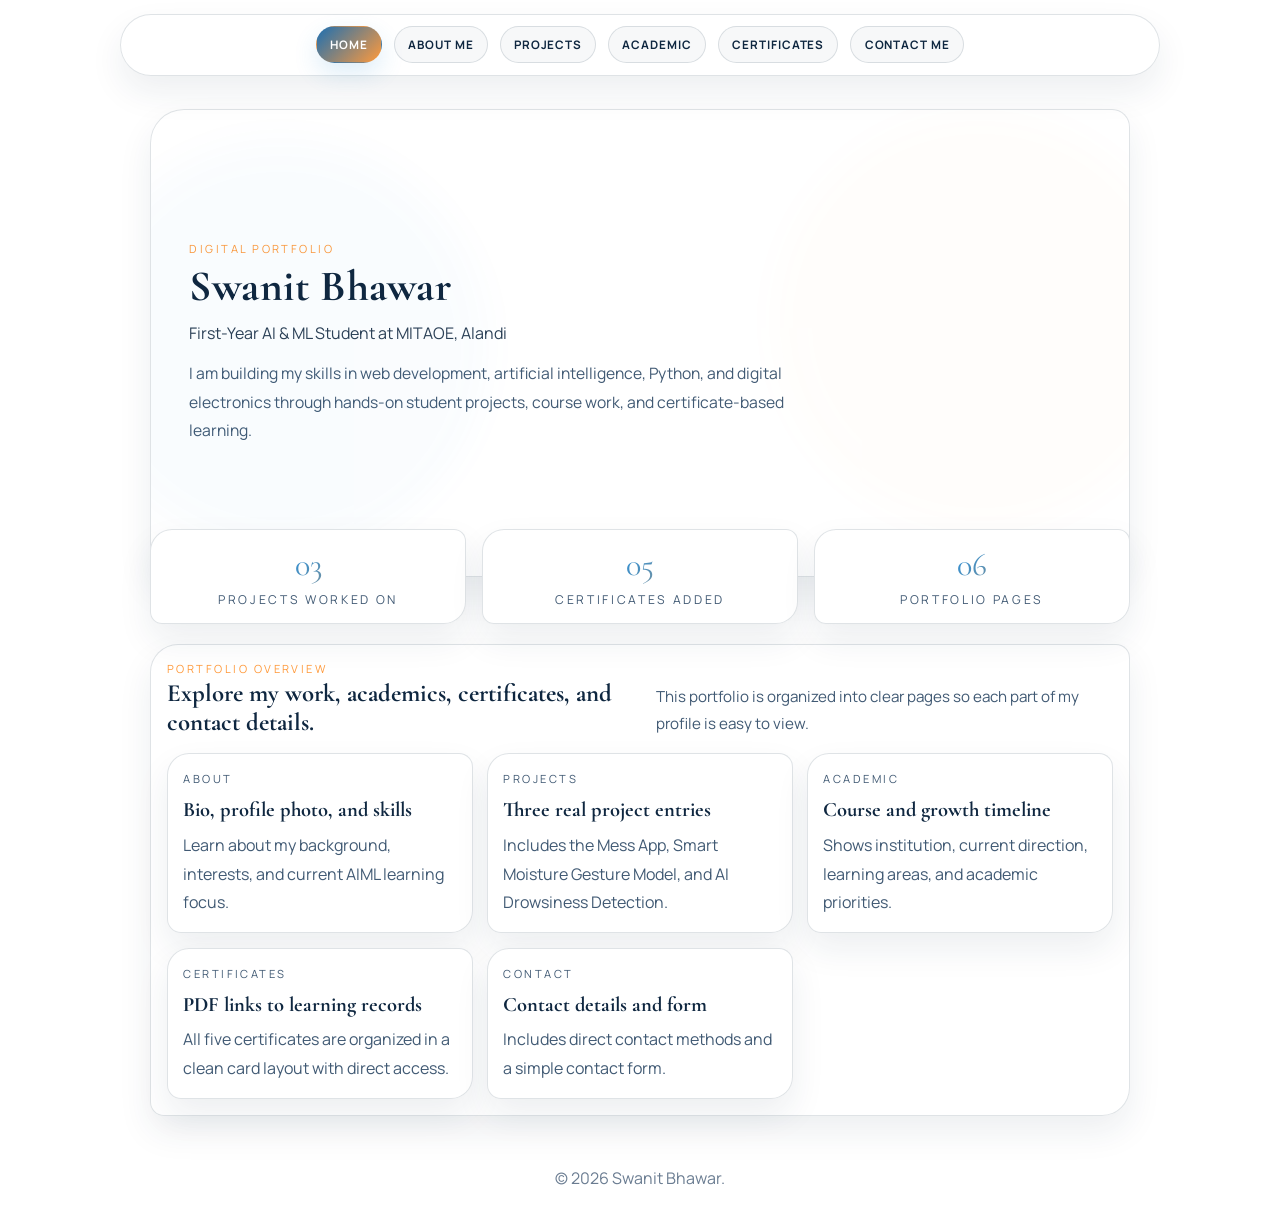
<file: index.html>
<!DOCTYPE html>
<html lang="en">
<head>
  <meta charset="UTF-8">
  <meta name="viewport" content="width=device-width, initial-scale=1.0">
  <title>Swanit Bhawar | Digital Portfolio</title>
  <meta
    name="description"
    content="Digital portfolio homepage of Swanit Bhawar, a first-year AI and ML student at MITAOE, Alandi."
  >
  <link rel="preconnect" href="https://fonts.googleapis.com">
  <link rel="preconnect" href="https://fonts.gstatic.com" crossorigin>
  <link
    href="https://fonts.googleapis.com/css2?family=Cormorant+Garamond:wght@500;600;700&family=Manrope:wght@400;500;700;800&display=swap"
    rel="stylesheet"
  >
  <link rel="stylesheet" href="style.css">
</head>
<body class="page-home">
  <div class="page-shell">
    <nav class="site-nav" aria-label="Main navigation">
      <div class="nav-panel">
        <div class="nav-links">
          <a class="nav-link" aria-current="page" href="index.html">Home</a>
          <a class="nav-link" href="about.html">About Me</a>
          <a class="nav-link" href="projects.html">Projects</a>
          <a class="nav-link" href="academic.html">Academic</a>
          <a class="nav-link" href="certificates.html">Certificates</a>
          <a class="nav-link" href="contact.html">Contact Me</a>
        </div>
      </div>
    </nav>

    <header class="page-hero home-hero">
      <div class="hero-glow hero-glow-left"></div>
      <div class="hero-glow hero-glow-right"></div>
      <p class="hero-kicker">Digital Portfolio</p>
      <h1 class="page-title">Swanit Bhawar</h1>
      <p class="page-subtitle">First-Year AI &amp; ML Student at MITAOE, Alandi</p>
      <p class="hero-copy">
        I am building my skills in web development, artificial intelligence,
        Python, and digital electronics through hands-on student projects,
        course work, and certificate-based learning.
      </p>
    </header>

    <main class="content-shell">
      <section class="metrics-grid" aria-label="Portfolio highlights">
        <article class="metric-card">
          <span class="metric-value">03</span>
          <p class="metric-label">Projects Worked On</p>
        </article>
        <article class="metric-card">
          <span class="metric-value">05</span>
          <p class="metric-label">Certificates Added</p>
        </article>
        <article class="metric-card">
          <span class="metric-value">06</span>
          <p class="metric-label">Portfolio Pages</p>
        </article>
      </section>

      <section class="section-shell">
        <div class="section-head">
          <div>
            <p class="section-kicker">Portfolio Overview</p>
            <h2 class="section-title">Explore my work, academics, certificates, and contact details.</h2>
          </div>
          <p class="section-copy">
            This portfolio is organized into clear pages so each part of my profile is easy to view.
          </p>
        </div>

        <div class="overview-grid">
          <article class="overview-card">
            <p class="card-kicker">About</p>
            <h3>Bio, profile photo, and skills</h3>
            <p>Learn about my background, interests, and current AIML learning focus.</p>
          </article>
          <article class="overview-card">
            <p class="card-kicker">Projects</p>
            <h3>Three real project entries</h3>
            <p>Includes the Mess App, Smart Moisture Gesture Model, and AI Drowsiness Detection.</p>
          </article>
          <article class="overview-card">
            <p class="card-kicker">Academic</p>
            <h3>Course and growth timeline</h3>
            <p>Shows institution, current direction, learning areas, and academic priorities.</p>
          </article>
          <article class="overview-card">
            <p class="card-kicker">Certificates</p>
            <h3>PDF links to learning records</h3>
            <p>All five certificates are organized in a clean card layout with direct access.</p>
          </article>
          <article class="overview-card">
            <p class="card-kicker">Contact</p>
            <h3>Contact details and form</h3>
            <p>Includes direct contact methods and a simple contact form.</p>
          </article>
        </div>
      </section>
    </main>

    <footer class="site-footer">
      <p>&copy; 2026 Swanit Bhawar.</p>
    </footer>
  </div>
</body>
</html>
</file>
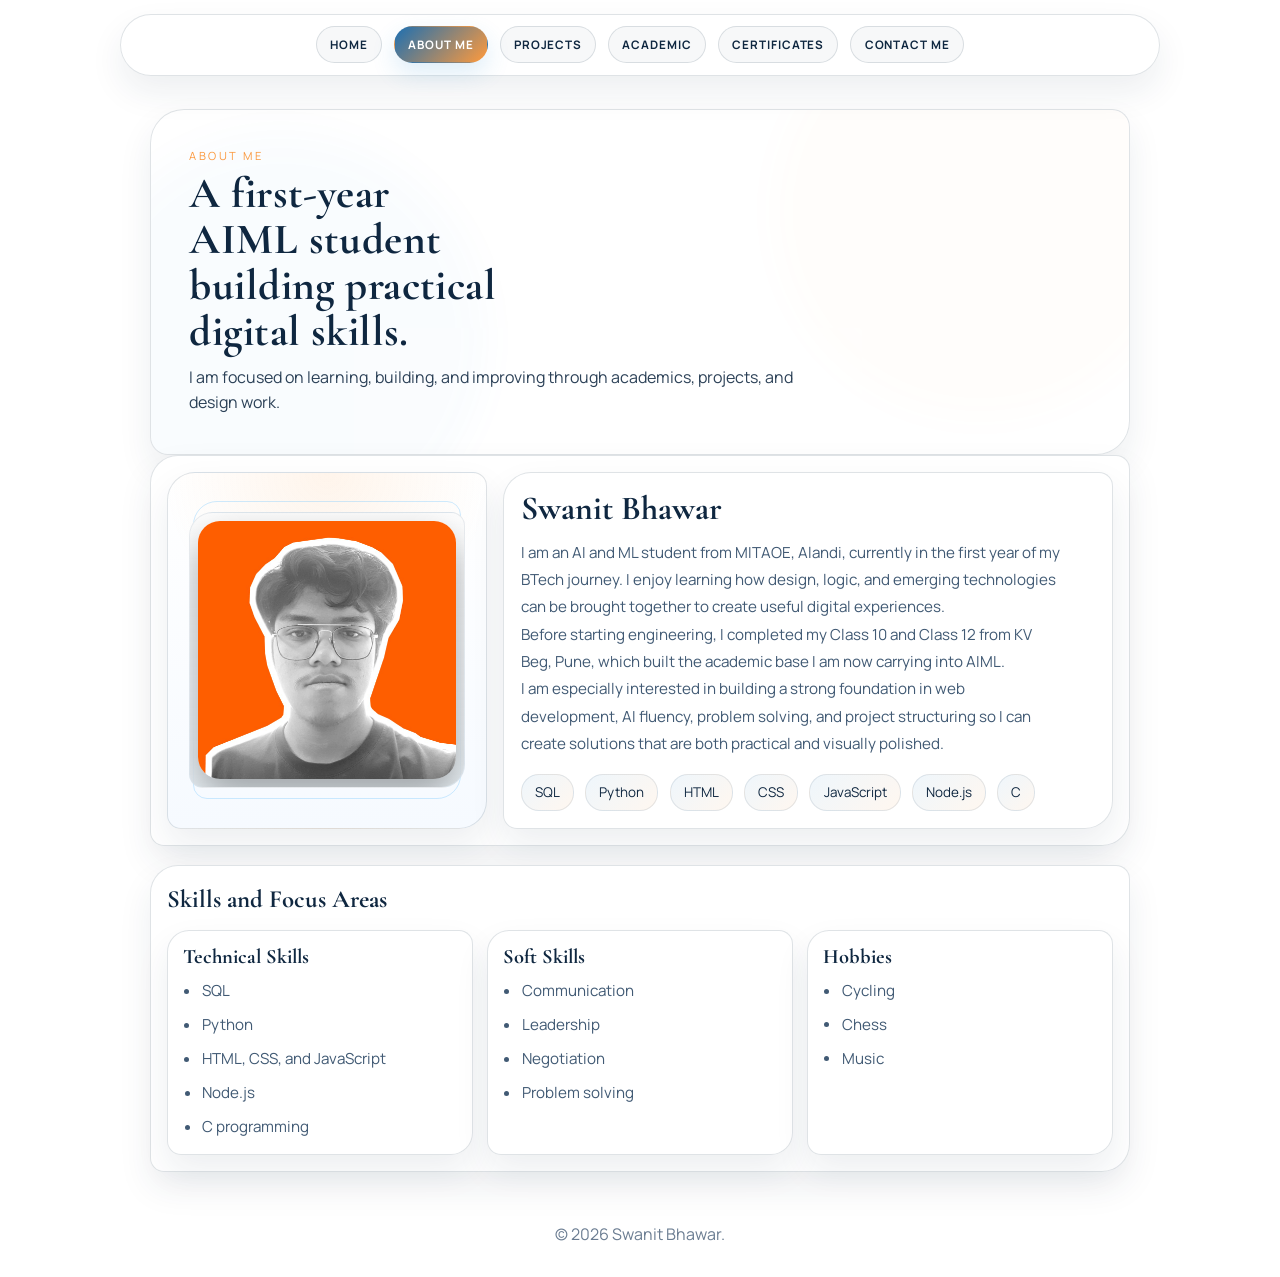
<file: about.html>
<!DOCTYPE html>
<html lang="en">
<head>
  <meta charset="UTF-8">
  <meta name="viewport" content="width=device-width, initial-scale=1.0">
  <title>About | Swanit Bhawar</title>
  <meta
    name="description"
    content="About page of Swanit Bhawar covering profile, background, and core skill areas."
  >
  <link rel="preconnect" href="https://fonts.googleapis.com">
  <link rel="preconnect" href="https://fonts.gstatic.com" crossorigin>
  <link
    href="https://fonts.googleapis.com/css2?family=Cormorant+Garamond:wght@500;600;700&family=Manrope:wght@400;500;700;800&display=swap"
    rel="stylesheet"
  >
  <link rel="stylesheet" href="style.css">
</head>
<body class="page-about">
  <div class="page-shell">
    <nav class="site-nav" aria-label="Main navigation">
      <div class="nav-panel">
        <div class="nav-links">
          <a class="nav-link" href="index.html">Home</a>
          <a class="nav-link" aria-current="page" href="about.html">About Me</a>
          <a class="nav-link" href="projects.html">Projects</a>
          <a class="nav-link" href="academic.html">Academic</a>
          <a class="nav-link" href="certificates.html">Certificates</a>
          <a class="nav-link" href="contact.html">Contact Me</a>
        </div>
      </div>
    </nav>

    <header class="page-hero inner-hero">
      <div class="hero-glow hero-glow-left"></div>
      <div class="hero-glow hero-glow-right"></div>
      <p class="hero-kicker">About Me</p>
      <h1 class="page-title">A first-year AIML student building practical digital skills.</h1>
      <p class="page-subtitle">
        I am focused on learning, building, and improving through academics, projects, and design work.
      </p>
    </header>

    <main class="content-shell">
      <section class="section-shell">
        <div class="profile-layout">
          <article class="portrait-card">
            <div class="portrait-ring"></div>
            <div class="portrait-frame">
              <img src="assets/images/profile-photo.jpeg" alt="Portrait of Swanit Bhawar">
            </div>
          </article>

          <article class="bio-card">
            <h2 class="section-title profile-title">Swanit Bhawar</h2>
            <p class="section-copy">
              I am an AI and ML student from MITAOE, Alandi, currently in the first year of my
              BTech journey. I enjoy learning how design, logic, and emerging technologies can be
              brought together to create useful digital experiences.
            </p>
            <p class="section-copy">
              Before starting engineering, I completed my Class 10 and Class 12 from
              KV Beg, Pune, which built the academic base I am now carrying into AIML.
            </p>
            <p class="section-copy">
              I am especially interested in building a strong foundation in web development,
              AI fluency, problem solving, and project structuring so I can create solutions that
              are both practical and visually polished.
            </p>

            <div class="tag-list">
              <span class="tag">SQL</span>
              <span class="tag">Python</span>
              <span class="tag">HTML</span>
              <span class="tag">CSS</span>
              <span class="tag">JavaScript</span>
              <span class="tag">Node.js</span>
              <span class="tag">C</span>
            </div>
          </article>
        </div>
      </section>

      <section class="section-shell">
        <div class="section-head">
          <div>
            <h2 class="section-title">Skills and Focus Areas</h2>
          </div>
        </div>

        <div class="skill-columns">
          <article class="skill-card">
            <h3>Technical Skills</h3>
            <ul class="detail-list">
              <li>SQL</li>
              <li>Python</li>
              <li>HTML, CSS, and JavaScript</li>
              <li>Node.js</li>
              <li>C programming</li>
            </ul>
          </article>
          <article class="skill-card">
            <h3>Soft Skills</h3>
            <ul class="detail-list">
              <li>Communication</li>
              <li>Leadership</li>
              <li>Negotiation</li>
              <li>Problem solving</li>
            </ul>
          </article>
          <article class="skill-card">
            <h3>Hobbies</h3>
            <ul class="detail-list">
              <li>Cycling</li>
              <li>Chess</li>
              <li>Music</li>
            </ul>
          </article>
        </div>
      </section>
    </main>

    <footer class="site-footer">
      <p>&copy; 2026 Swanit Bhawar.</p>
    </footer>
  </div>
</body>
</html>
</file>
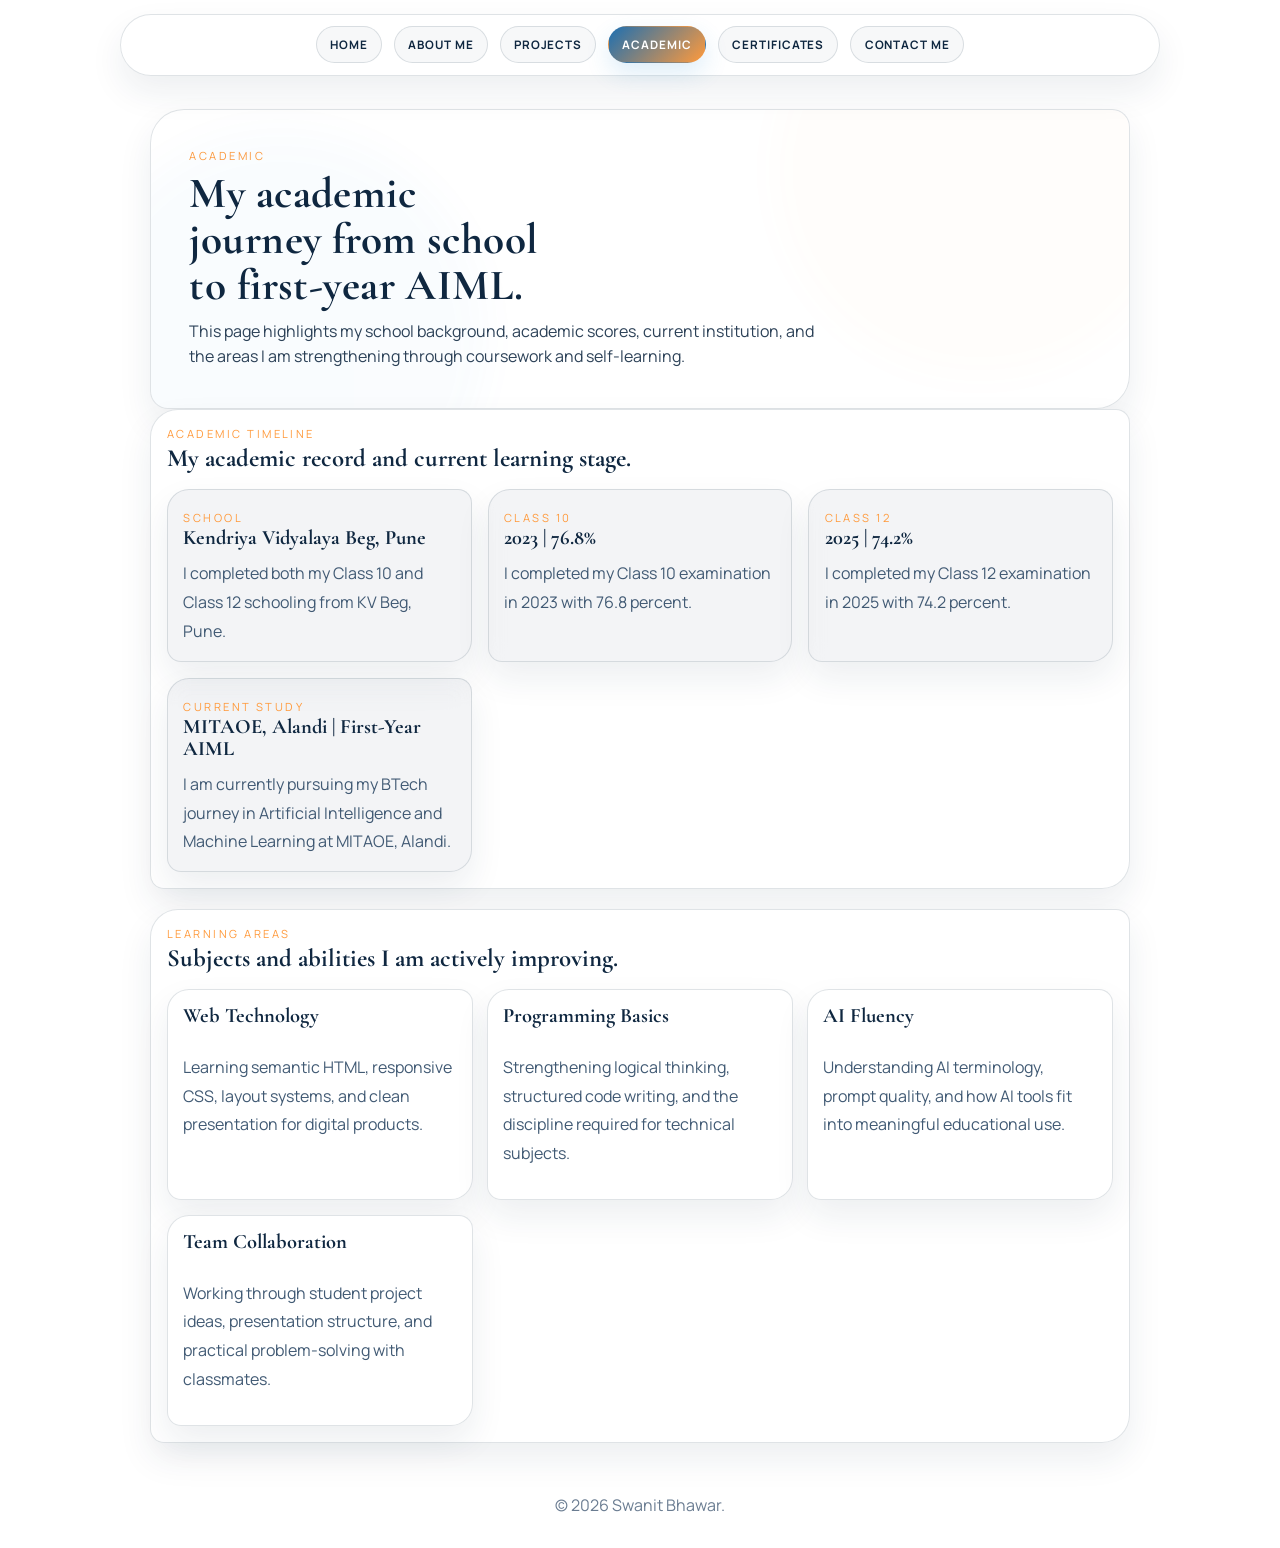
<file: academic.html>
<!DOCTYPE html>
<html lang="en">
<head>
  <meta charset="UTF-8">
  <meta name="viewport" content="width=device-width, initial-scale=1.0">
  <title>Academic | Swanit Bhawar</title>
  <meta
    name="description"
    content="Academic page of Swanit Bhawar highlighting institution, course direction, and learning progress."
  >
  <link rel="preconnect" href="https://fonts.googleapis.com">
  <link rel="preconnect" href="https://fonts.gstatic.com" crossorigin>
  <link
    href="https://fonts.googleapis.com/css2?family=Cormorant+Garamond:wght@500;600;700&family=Manrope:wght@400;500;700;800&display=swap"
    rel="stylesheet"
  >
  <link rel="stylesheet" href="style.css">
</head>
<body class="page-academic">
  <div class="page-shell">
    <nav class="site-nav" aria-label="Main navigation">
      <div class="nav-panel">
        <div class="nav-links">
          <a class="nav-link" href="index.html">Home</a>
          <a class="nav-link" href="about.html">About Me</a>
          <a class="nav-link" href="projects.html">Projects</a>
          <a class="nav-link" aria-current="page" href="academic.html">Academic</a>
          <a class="nav-link" href="certificates.html">Certificates</a>
          <a class="nav-link" href="contact.html">Contact Me</a>
        </div>
      </div>
    </nav>

    <header class="page-hero inner-hero">
      <div class="hero-glow hero-glow-left"></div>
      <div class="hero-glow hero-glow-right"></div>
      <p class="hero-kicker">Academic</p>
      <h1 class="page-title">My academic journey from school to first-year AIML.</h1>
      <p class="page-subtitle">
        This page highlights my school background, academic scores, current institution,
        and the areas I am strengthening through coursework and self-learning.
      </p>
    </header>

    <main class="content-shell">
      <section class="section-shell">
        <div class="section-head">
          <div>
            <p class="section-kicker">Academic Timeline</p>
            <h2 class="section-title">My academic record and current learning stage.</h2>
          </div>
        </div>

        <div class="timeline">
          <article class="timeline-card">
            <span class="timeline-label">School</span>
            <h3>Kendriya Vidyalaya Beg, Pune</h3>
            <p>I completed both my Class 10 and Class 12 schooling from KV Beg, Pune.</p>
          </article>
          <article class="timeline-card">
            <span class="timeline-label">Class 10</span>
            <h3>2023 | 76.8%</h3>
            <p>I completed my Class 10 examination in 2023 with 76.8 percent.</p>
          </article>
          <article class="timeline-card">
            <span class="timeline-label">Class 12</span>
            <h3>2025 | 74.2%</h3>
            <p>I completed my Class 12 examination in 2025 with 74.2 percent.</p>
          </article>
          <article class="timeline-card">
            <span class="timeline-label">Current Study</span>
            <h3>MITAOE, Alandi | First-Year AIML</h3>
            <p>I am currently pursuing my BTech journey in Artificial Intelligence and Machine Learning at MITAOE, Alandi.</p>
          </article>
        </div>
      </section>

      <section class="section-shell">
        <div class="section-head">
          <div>
            <p class="section-kicker">Learning Areas</p>
            <h2 class="section-title">Subjects and abilities I am actively improving.</h2>
          </div>
        </div>

        <div class="learning-grid">
          <article class="skill-card">
            <h3>Web Technology</h3>
            <p>Learning semantic HTML, responsive CSS, layout systems, and clean presentation for digital products.</p>
          </article>
          <article class="skill-card">
            <h3>Programming Basics</h3>
            <p>Strengthening logical thinking, structured code writing, and the discipline required for technical subjects.</p>
          </article>
          <article class="skill-card">
            <h3>AI Fluency</h3>
            <p>Understanding AI terminology, prompt quality, and how AI tools fit into meaningful educational use.</p>
          </article>
          <article class="skill-card">
            <h3>Team Collaboration</h3>
            <p>Working through student project ideas, presentation structure, and practical problem-solving with classmates.</p>
          </article>
        </div>
      </section>
    </main>

    <footer class="site-footer">
      <p>&copy; 2026 Swanit Bhawar.</p>
    </footer>
  </div>
</body>
</html>
</file>
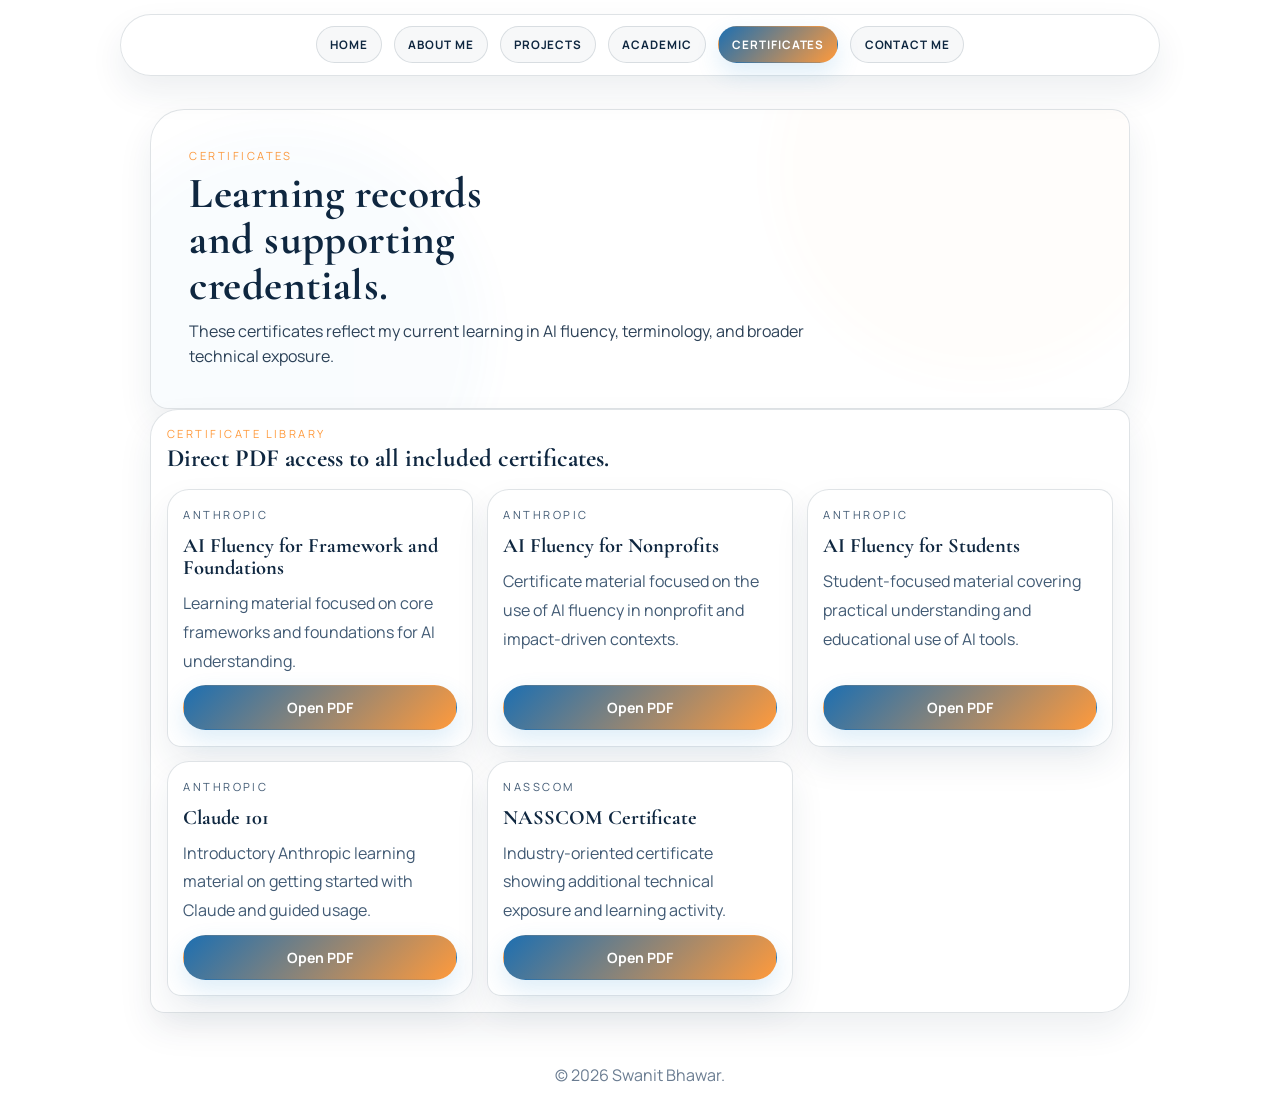
<file: certificates.html>
<!DOCTYPE html>
<html lang="en">
<head>
  <meta charset="UTF-8">
  <meta name="viewport" content="width=device-width, initial-scale=1.0">
  <title>Certificates | Swanit Bhawar</title>
  <meta
    name="description"
    content="Certificates page of Swanit Bhawar with direct links to PDF certificate documents."
  >
  <link rel="preconnect" href="https://fonts.googleapis.com">
  <link rel="preconnect" href="https://fonts.gstatic.com" crossorigin>
  <link
    href="https://fonts.googleapis.com/css2?family=Cormorant+Garamond:wght@500;600;700&family=Manrope:wght@400;500;700;800&display=swap"
    rel="stylesheet"
  >
  <link rel="stylesheet" href="style.css">
</head>
<body class="page-certificates">
  <div class="page-shell">
    <nav class="site-nav" aria-label="Main navigation">
      <div class="nav-panel">
        <div class="nav-links">
          <a class="nav-link" href="index.html">Home</a>
          <a class="nav-link" href="about.html">About Me</a>
          <a class="nav-link" href="projects.html">Projects</a>
          <a class="nav-link" href="academic.html">Academic</a>
          <a class="nav-link" aria-current="page" href="certificates.html">Certificates</a>
          <a class="nav-link" href="contact.html">Contact Me</a>
        </div>
      </div>
    </nav>

    <header class="page-hero inner-hero">
      <div class="hero-glow hero-glow-left"></div>
      <div class="hero-glow hero-glow-right"></div>
      <p class="hero-kicker">Certificates</p>
      <h1 class="page-title">Learning records and supporting credentials.</h1>
      <p class="page-subtitle">
        These certificates reflect my current learning in AI fluency, terminology, and broader
        technical exposure.
      </p>
    </header>

    <main class="content-shell">
      <section class="section-shell">
        <div class="section-head">
          <div>
            <p class="section-kicker">Certificate Library</p>
            <h2 class="section-title">Direct PDF access to all included certificates.</h2>
          </div>
        </div>

        <div class="certificate-grid">
          <article class="certificate-card">
            <p class="card-kicker">Anthropic</p>
            <h3>AI Fluency for Framework and Foundations</h3>
            <p>Learning material focused on core frameworks and foundations for AI understanding.</p>
            <a class="link-pill" href="assets/certificates/ai-fluency-framework-foundations.pdf" target="_blank" rel="noreferrer">Open PDF</a>
          </article>
          <article class="certificate-card">
            <p class="card-kicker">Anthropic</p>
            <h3>AI Fluency for Nonprofits</h3>
            <p>Certificate material focused on the use of AI fluency in nonprofit and impact-driven contexts.</p>
            <a class="link-pill" href="assets/certificates/ai-fluency-non-profits.pdf" target="_blank" rel="noreferrer">Open PDF</a>
          </article>
          <article class="certificate-card">
            <p class="card-kicker">Anthropic</p>
            <h3>AI Fluency for Students</h3>
            <p>Student-focused material covering practical understanding and educational use of AI tools.</p>
            <a class="link-pill" href="assets/certificates/ai-fluency-students.pdf" target="_blank" rel="noreferrer">Open PDF</a>
          </article>
          <article class="certificate-card">
            <p class="card-kicker">Anthropic</p>
            <h3>Claude 101</h3>
            <p>Introductory Anthropic learning material on getting started with Claude and guided usage.</p>
            <a class="link-pill" href="assets/certificates/claude-101.pdf" target="_blank" rel="noreferrer">Open PDF</a>
          </article>
          <article class="certificate-card">
            <p class="card-kicker">NASSCOM</p>
            <h3>NASSCOM Certificate</h3>
            <p>Industry-oriented certificate showing additional technical exposure and learning activity.</p>
            <a class="link-pill" href="assets/certificates/nasscom-certificate.pdf" target="_blank" rel="noreferrer">Open PDF</a>
          </article>
        </div>
      </section>
    </main>

    <footer class="site-footer">
      <p>&copy; 2026 Swanit Bhawar.</p>
    </footer>
  </div>
</body>
</html>
</file>
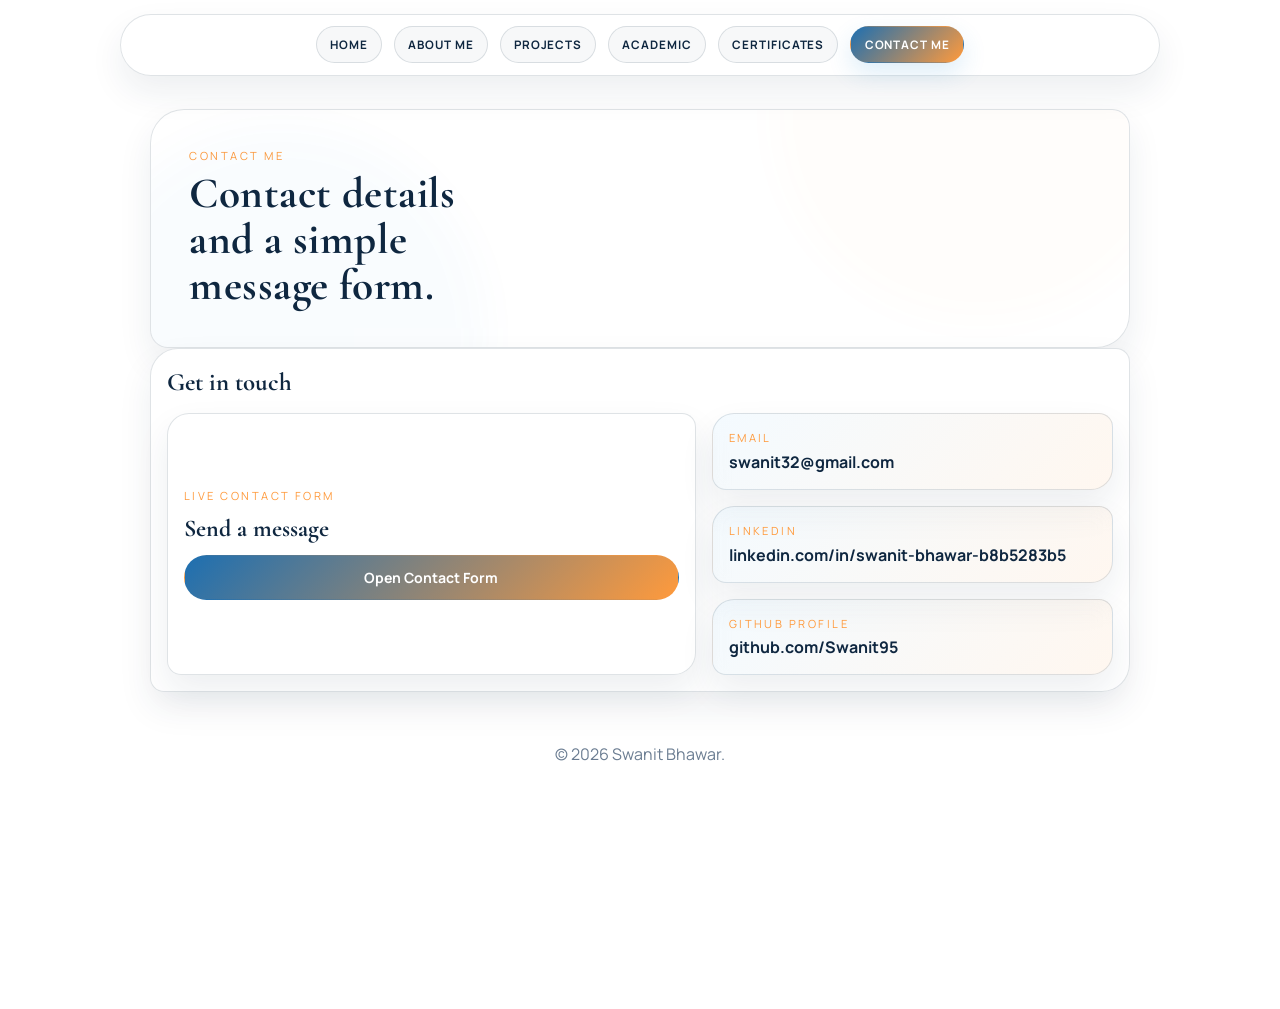
<file: contact.html>
<!DOCTYPE html>
<html lang="en">
<head>
  <meta charset="UTF-8">
  <meta name="viewport" content="width=device-width, initial-scale=1.0">
  <title>Contact | Swanit Bhawar</title>
  <meta
    name="description"
    content="Contact page of Swanit Bhawar including contact details and a portfolio form."
  >
  <link rel="preconnect" href="https://fonts.googleapis.com">
  <link rel="preconnect" href="https://fonts.gstatic.com" crossorigin>
  <link
    href="https://fonts.googleapis.com/css2?family=Cormorant+Garamond:wght@500;600;700&family=Manrope:wght@400;500;700;800&display=swap"
    rel="stylesheet"
  >
  <link rel="stylesheet" href="style.css">
</head>
<body class="page-contact">
  <div class="page-shell">
    <nav class="site-nav" aria-label="Main navigation">
      <div class="nav-panel">
        <div class="nav-links">
          <a class="nav-link" href="index.html">Home</a>
          <a class="nav-link" href="about.html">About Me</a>
          <a class="nav-link" href="projects.html">Projects</a>
          <a class="nav-link" href="academic.html">Academic</a>
          <a class="nav-link" href="certificates.html">Certificates</a>
          <a class="nav-link" aria-current="page" href="contact.html">Contact Me</a>
        </div>
      </div>
    </nav>

    <header class="page-hero inner-hero">
      <div class="hero-glow hero-glow-left"></div>
      <div class="hero-glow hero-glow-right"></div>
      <p class="hero-kicker">Contact Me</p>
      <h1 class="page-title">Contact details and a simple message form.</h1>
    </header>

    <main class="content-shell">
      <section class="section-shell">
        <div class="section-head">
          <div>
            <h2 class="section-title">Get in touch</h2>
          </div>
        </div>

        <div class="form-grid">
          <article class="form-panel live-form-panel">
            <span class="contact-label">Live Contact Form</span>
            <h3>Send a message</h3>
            <a class="form-button" href="https://formsubmit.co/el/xojili" target="_blank" rel="noreferrer">Open Contact Form</a>
          </article>

          <aside class="contact-info">
            <a class="contact-card" href="https://formsubmit.co/el/xojili" target="_blank" rel="noreferrer">
              <span class="contact-label">Email</span>
              <strong>swanit32@gmail.com</strong>
            </a>
            <a class="contact-card" href="https://www.linkedin.com/in/swanit-bhawar-b8b5283b5/" target="_blank" rel="noreferrer">
              <span class="contact-label">LinkedIn</span>
              <strong>linkedin.com/in/swanit-bhawar-b8b5283b5</strong>
            </a>
            <a class="contact-card" href="https://github.com/Swanit95" target="_blank" rel="noreferrer">
              <span class="contact-label">GitHub Profile</span>
              <strong>github.com/Swanit95</strong>
            </a>
          </aside>
        </div>
      </section>
    </main>

    <footer class="site-footer">
      <p>&copy; 2026 Swanit Bhawar.</p>
    </footer>
  </div>
</body>
</html>
</file>
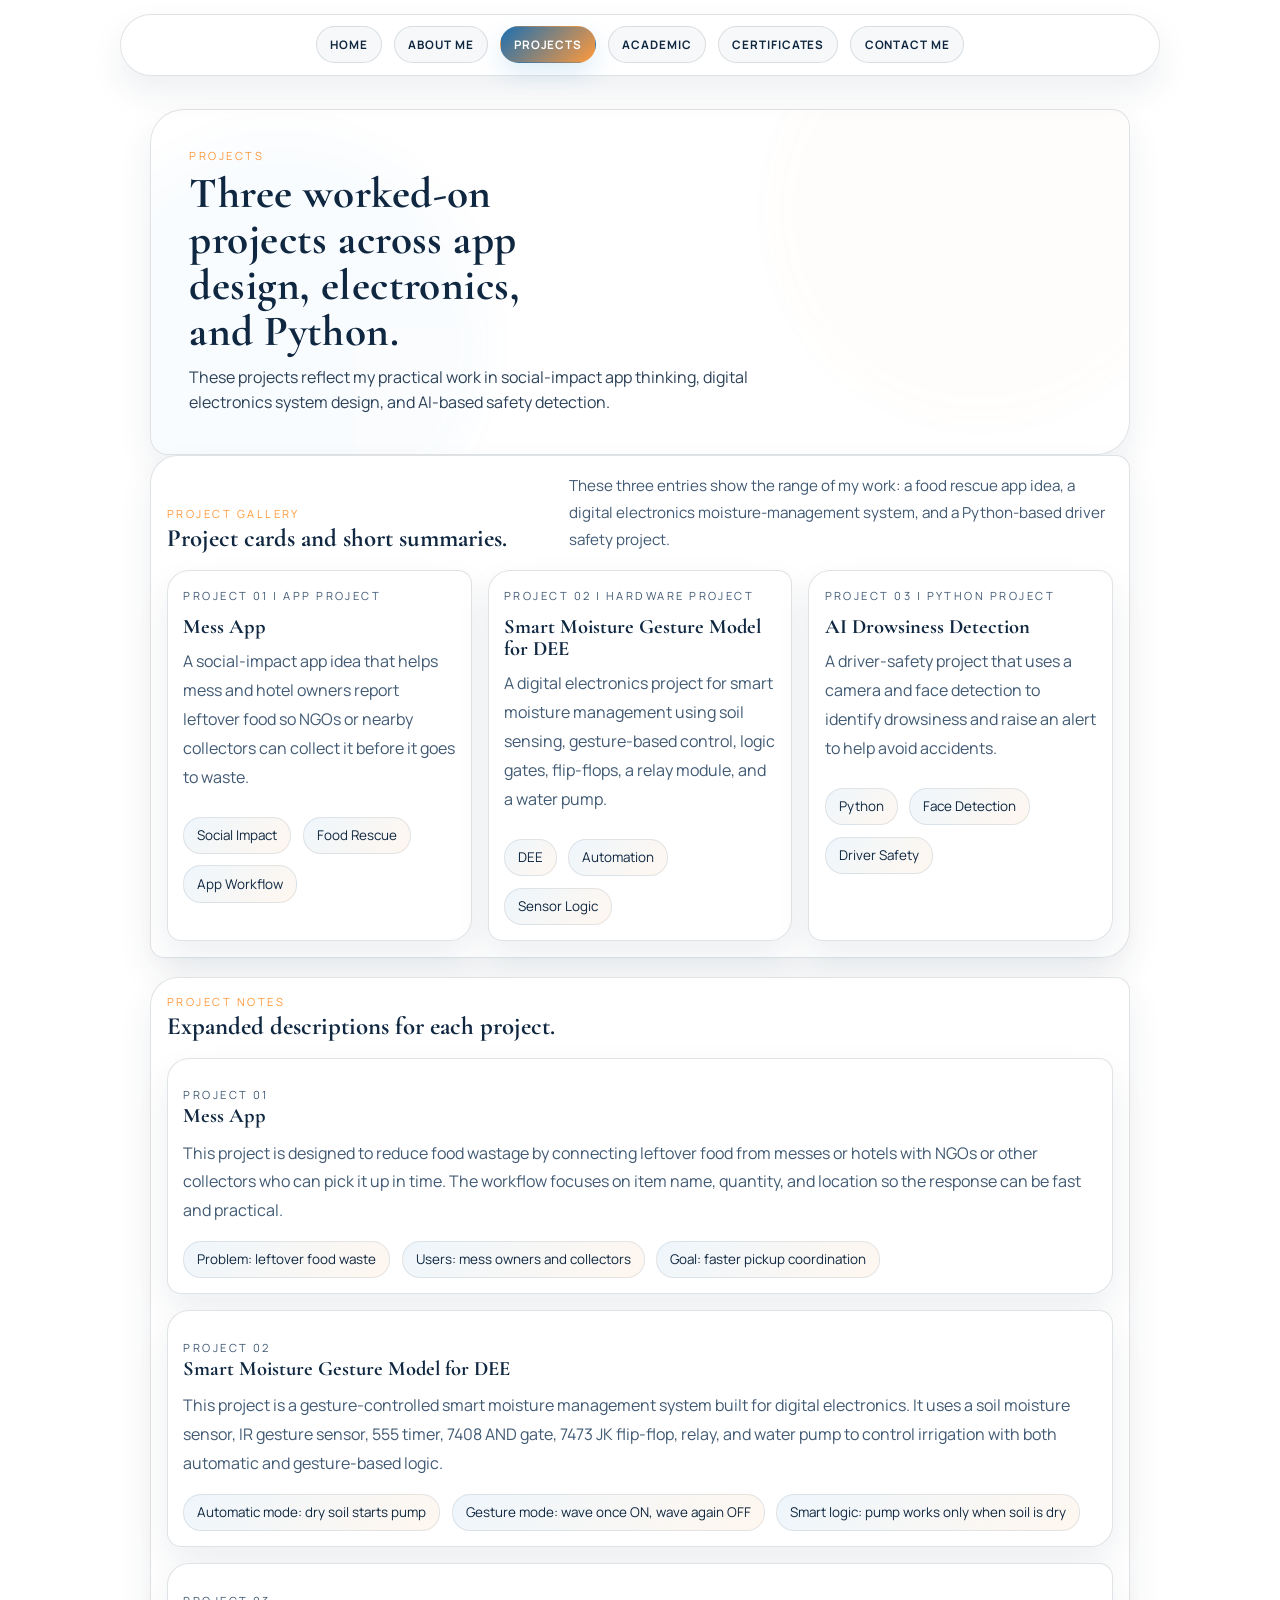
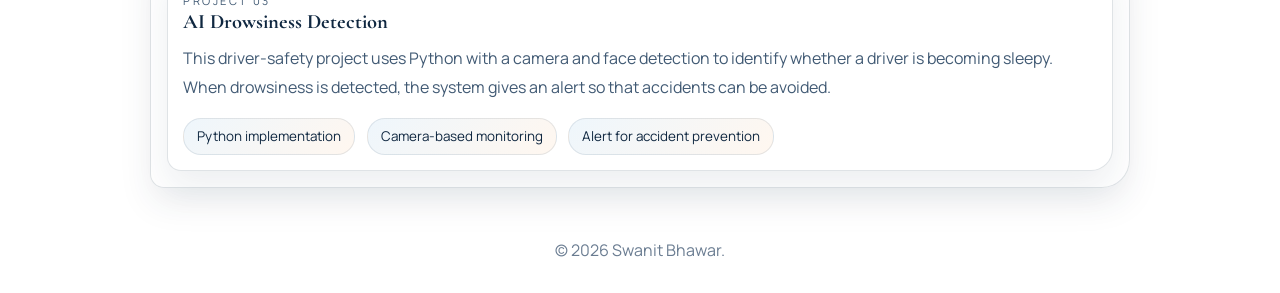
<file: projects.html>
<!DOCTYPE html>
<html lang="en">
<head>
  <meta charset="UTF-8">
  <meta name="viewport" content="width=device-width, initial-scale=1.0">
  <title>Projects | Swanit Bhawar</title>
  <meta
    name="description"
    content="Projects page of Swanit Bhawar featuring three portfolio projects with descriptions and links."
  >
  <link rel="preconnect" href="https://fonts.googleapis.com">
  <link rel="preconnect" href="https://fonts.gstatic.com" crossorigin>
  <link
    href="https://fonts.googleapis.com/css2?family=Cormorant+Garamond:wght@500;600;700&family=Manrope:wght@400;500;700;800&display=swap"
    rel="stylesheet"
  >
  <link rel="stylesheet" href="style.css">
</head>
<body class="page-projects">
  <div class="page-shell">
    <nav class="site-nav" aria-label="Main navigation">
      <div class="nav-panel">
        <div class="nav-links">
          <a class="nav-link" href="index.html">Home</a>
          <a class="nav-link" href="about.html">About Me</a>
          <a class="nav-link" aria-current="page" href="projects.html">Projects</a>
          <a class="nav-link" href="academic.html">Academic</a>
          <a class="nav-link" href="certificates.html">Certificates</a>
          <a class="nav-link" href="contact.html">Contact Me</a>
        </div>
      </div>
    </nav>

    <header class="page-hero inner-hero">
      <div class="hero-glow hero-glow-left"></div>
      <div class="hero-glow hero-glow-right"></div>
      <p class="hero-kicker">Projects</p>
      <h1 class="page-title">Three worked-on projects across app design, electronics, and Python.</h1>
      <p class="page-subtitle">
        These projects reflect my practical work in social-impact app thinking,
        digital electronics system design, and AI-based safety detection.
      </p>
    </header>

    <main class="content-shell">
      <section class="section-shell">
        <div class="section-head">
          <div>
            <p class="section-kicker">Project Gallery</p>
            <h2 class="section-title">Project cards and short summaries.</h2>
          </div>
          <p class="section-copy">
            These three entries show the range of my work: a food rescue app idea, a digital
            electronics moisture-management system, and a Python-based driver safety project.
          </p>
        </div>

        <div class="project-gallery">
          <article class="project-card">
            <p class="project-meta">Project 01 | App Project</p>
            <h3>Mess App</h3>
            <p>
              A social-impact app idea that helps mess and hotel owners report leftover food
              so NGOs or nearby collectors can collect it before it goes to waste.
            </p>
            <div class="tag-list">
              <span class="tag">Social Impact</span>
              <span class="tag">Food Rescue</span>
              <span class="tag">App Workflow</span>
            </div>
          </article>

          <article class="project-card">
            <p class="project-meta">Project 02 | Hardware Project</p>
            <h3>Smart Moisture Gesture Model for DEE</h3>
            <p>
              A digital electronics project for smart moisture management using soil sensing,
              gesture-based control, logic gates, flip-flops, a relay module, and a water pump.
            </p>
            <div class="tag-list">
              <span class="tag">DEE</span>
              <span class="tag">Automation</span>
              <span class="tag">Sensor Logic</span>
            </div>
          </article>

          <article class="project-card">
            <p class="project-meta">Project 03 | Python Project</p>
            <h3>AI Drowsiness Detection</h3>
            <p>
              A driver-safety project that uses a camera and face detection to identify
              drowsiness and raise an alert to help avoid accidents.
            </p>
            <div class="tag-list">
              <span class="tag">Python</span>
              <span class="tag">Face Detection</span>
              <span class="tag">Driver Safety</span>
            </div>
          </article>
        </div>
      </section>

      <section class="section-shell">
        <div class="section-head">
          <div>
            <p class="section-kicker">Project Notes</p>
            <h2 class="section-title">Expanded descriptions for each project.</h2>
          </div>
        </div>

        <div class="project-detail-stack">
          <article class="project-detail" id="mess-app">
            <p class="project-meta">Project 01</p>
            <h3>Mess App</h3>
            <p>
              This project is designed to reduce food wastage by connecting leftover food from
              messes or hotels with NGOs or other collectors who can pick it up in time. The
              workflow focuses on item name, quantity, and location so the response can be fast
              and practical.
            </p>
            <div class="project-stack">
              <span class="tag">Problem: leftover food waste</span>
              <span class="tag">Users: mess owners and collectors</span>
              <span class="tag">Goal: faster pickup coordination</span>
            </div>
          </article>

          <article class="project-detail" id="smart-moisture">
            <p class="project-meta">Project 02</p>
            <h3>Smart Moisture Gesture Model for DEE</h3>
            <p>
              This project is a gesture-controlled smart moisture management system built for
              digital electronics. It uses a soil moisture sensor, IR gesture sensor, 555 timer,
              7408 AND gate, 7473 JK flip-flop, relay, and water pump to control irrigation with
              both automatic and gesture-based logic.
            </p>
            <div class="project-stack">
              <span class="tag">Automatic mode: dry soil starts pump</span>
              <span class="tag">Gesture mode: wave once ON, wave again OFF</span>
              <span class="tag">Smart logic: pump works only when soil is dry</span>
            </div>
          </article>

          <article class="project-detail" id="drowsiness-detection">
            <p class="project-meta">Project 03</p>
            <h3>AI Drowsiness Detection</h3>
            <p>
              This driver-safety project uses Python with a camera and face detection to identify
              whether a driver is becoming sleepy. When drowsiness is detected, the system gives
              an alert so that accidents can be avoided.
            </p>
            <div class="project-stack">
              <span class="tag">Python implementation</span>
              <span class="tag">Camera-based monitoring</span>
              <span class="tag">Alert for accident prevention</span>
            </div>
          </article>
        </div>
      </section>
    </main>

    <footer class="site-footer">
      <p>&copy; 2026 Swanit Bhawar.</p>
    </footer>
  </div>
</body>
</html>
</file>
<file: style.css>
:root {
  --bg: #ffffff;
  --bg-deep: #ffffff;
  --panel: rgba(255, 255, 255, 0.96);
  --panel-strong: rgba(255, 255, 255, 1);
  --panel-soft: rgba(23, 48, 74, 0.05);
  --text: #0f2740;
  --muted: #415a74;
  --accent: #ff9a3c;
  --accent-soft: #ffd9b2;
  --accent-mix: #2b8ed6;
  --border: rgba(15, 39, 64, 0.13);
  --shadow: 0 16px 34px rgba(23, 48, 74, 0.08);
}

* {
  box-sizing: border-box;
}

html {
  scroll-behavior: smooth;
}

body {
  margin: 0;
  min-height: 100vh;
  padding-top: 5.8rem;
  color: var(--text);
  font-family: "Manrope", sans-serif;
  background: #ffffff;
}

body::before {
  content: none;
}

body::after {
  content: none;
}

a {
  color: inherit;
  text-decoration: none;
}

img {
  display: block;
  max-width: 100%;
}

.page-shell {
  position: relative;
  min-height: 100vh;
}

.site-nav {
  position: fixed;
  top: 0;
  left: 50%;
  transform: translateX(-50%);
  z-index: 100;
  width: min(1040px, calc(100% - 2rem));
  margin: 0;
  padding-top: 0.85rem;
}

.nav-panel,
.page-hero,
.section-shell,
.metric-card,
.overview-card,
.portrait-card,
.bio-card,
.skill-card,
.project-card,
.project-detail,
.timeline-card,
.certificate-card,
.form-panel,
.contact-card {
  border: 1px solid var(--border);
  background: var(--panel);
  box-shadow: var(--shadow);
  backdrop-filter: blur(10px);
}

.nav-panel {
  display: flex;
  justify-content: center;
  align-items: center;
  gap: 1rem;
  padding: 0.72rem 0.95rem;
  border-radius: 999px;
  background: rgba(255, 255, 255, 0.98);
}

.page-title,
.section-title,
.metric-value,
.profile-title,
.overview-card h3,
.skill-card h3,
.project-card h3,
.project-detail h3,
.timeline-card h3,
.certificate-card h3 {
  font-family: "Cormorant Garamond", serif;
}

.nav-links {
  display: flex;
  flex-wrap: wrap;
  justify-content: center;
  gap: 0.75rem;
}

.nav-link,
.link-pill,
.form-button {
  display: inline-flex;
  align-items: center;
  justify-content: center;
  border-radius: 999px;
  font: inherit;
  white-space: nowrap;
  transition: transform 180ms ease, background 180ms ease, border-color 180ms ease, color 180ms ease;
}

.nav-link {
  padding: 0.6rem 0.82rem;
  border: 1px solid var(--border);
  background: rgba(15, 39, 64, 0.03);
  color: var(--text);
  font-size: 0.73rem;
  font-weight: 700;
  letter-spacing: 0.08em;
  text-transform: uppercase;
}

.nav-link[aria-current="page"],
.nav-link:hover,
.link-pill {
  border-color: transparent;
  background: linear-gradient(135deg, #1d6fb1, #ff9a3c);
  color: #ffffff;
  box-shadow: 0 10px 24px rgba(43, 142, 214, 0.16);
}

.nav-link:hover,
.link-pill:hover,
.form-button:hover,
.contact-card:hover {
  transform: translateY(-2px);
}

.page-hero {
  position: relative;
  overflow: hidden;
  width: min(980px, calc(100% - 2rem));
  margin: 1rem auto 0;
  padding: clamp(1.35rem, 3.2vw, 2.4rem);
  border-radius: 34px 18px 34px 18px;
}

.home-hero {
  min-height: min(52svh, 520px);
  display: grid;
  align-content: center;
}

.inner-hero {
  min-height: 12.5rem;
  display: grid;
  align-content: end;
}

.hero-glow {
  position: absolute;
  width: 26rem;
  height: 26rem;
  border-radius: 50%;
  filter: blur(22px);
  opacity: 0.24;
  pointer-events: none;
}

.hero-glow-left {
  top: 6%;
  left: -8%;
  background: rgba(43, 142, 214, 0.1);
}

.hero-glow-right {
  right: -6%;
  bottom: 10%;
  background: rgba(255, 154, 60, 0.08);
}

.hero-kicker,
.section-kicker,
.metric-label,
.timeline-label,
.contact-label,
.card-kicker,
.project-meta {
  text-transform: uppercase;
  letter-spacing: 0.22em;
}

.hero-kicker,
.section-kicker,
.timeline-label,
.contact-label,
.card-kicker,
.project-meta {
  margin: 0;
  color: var(--accent);
  font-size: 0.7rem;
}

.page-title {
  position: relative;
  z-index: 1;
  max-width: 17ch;
  margin: 0.5rem 0 0;
  font-size: clamp(1.45rem, 3.6vw, 2.7rem);
  line-height: 1.06;
  text-transform: none;
  letter-spacing: 0.01em;
  font-weight: 700;
  text-wrap: balance;
}

.page-subtitle {
  position: relative;
  z-index: 1;
  max-width: 40rem;
  margin: 0.65rem 0 0;
  color: rgba(15, 39, 64, 0.88);
  font-size: clamp(0.92rem, 1.35vw, 1rem);
  line-height: 1.58;
}

.hero-copy,
.section-copy,
.overview-card p,
.skill-card p,
.project-card p,
.project-detail p,
.timeline-card p,
.certificate-card p,
.form-note,
.bio-card p {
  color: var(--muted);
  line-height: 1.8;
}

.hero-copy {
  max-width: 38rem;
  margin: 0.85rem 0 0;
  font-size: 0.98rem;
}

.contact-links {
  margin-top: 1rem;
}

.link-pill,
.form-button {
  padding: 0.76rem 1.15rem;
  border: 1px solid transparent;
  font-size: 0.88rem;
  font-weight: 700;
}

.content-shell {
  width: min(980px, calc(100% - 2rem));
  margin: 0 auto;
  padding-bottom: 3.2rem;
}

.content-shell > * + * {
  margin-top: 1.2rem;
}

.metrics-grid {
  display: grid;
  grid-template-columns: repeat(3, minmax(0, 1fr));
  gap: 1rem;
  margin-top: -3rem;
  position: relative;
  z-index: 2;
}

.metric-card {
  padding: 0.95rem 0.95rem;
  border-radius: 22px 12px 22px 12px;
  text-align: center;
}

.metric-value {
  display: block;
  margin-bottom: 0.45rem;
  font-size: 2rem;
  background: linear-gradient(135deg, #0f4c81 4%, var(--accent-mix) 42%, var(--accent) 100%);
  -webkit-background-clip: text;
  -webkit-text-fill-color: transparent;
  background-clip: text;
  color: transparent;
}

.metric-label {
  margin: 0;
  color: var(--muted);
  font-size: 0.76rem;
}

.section-shell {
  padding: 1rem;
  border-radius: 28px 14px 28px 14px;
}

.section-head {
  display: flex;
  justify-content: space-between;
  align-items: end;
  gap: 1rem;
  margin-bottom: 1rem;
}

.section-title {
  margin: 0.2rem 0 0;
  font-size: clamp(1.12rem, 2vw, 1.55rem);
  line-height: 1.18;
  font-weight: 700;
}

.section-copy {
  max-width: 34rem;
  margin: 0;
  font-size: 0.95rem;
}

.overview-grid,
.skill-columns,
.learning-grid,
.certificate-grid {
  display: grid;
  grid-template-columns: repeat(auto-fit, minmax(230px, 1fr));
  gap: 0.9rem;
}

.overview-card,
.skill-card,
.project-card,
.certificate-card {
  display: flex;
  flex-direction: column;
  gap: 0.6rem;
  padding: 0.95rem;
  border-radius: 22px 14px 22px 14px;
}

.overview-card h3,
.skill-card h3,
.project-card h3,
.project-detail h3,
.timeline-card h3,
.certificate-card h3 {
  margin: 0;
  font-size: 1.28rem;
  line-height: 1.08;
  font-weight: 700;
}

.overview-card p,
.project-card p,
.certificate-card p {
  margin: 0;
}

.profile-layout,
.form-grid {
  display: grid;
  gap: 1rem;
}

.profile-layout {
  grid-template-columns: minmax(250px, 320px) minmax(0, 1fr);
}

.portrait-card {
  position: relative;
  display: grid;
  place-items: center;
  padding: 1.3rem;
  border-radius: 28px 14px 28px 14px;
  background:
    radial-gradient(circle at top, rgba(255, 154, 60, 0.1), transparent 42%),
    linear-gradient(180deg, rgba(255, 255, 255, 1), rgba(246, 250, 255, 1));
  overflow: hidden;
}

.portrait-ring {
  position: absolute;
  inset: 8%;
  border: 1px solid rgba(111, 196, 255, 0.34);
  border-radius: 24px 14px 24px 14px;
}

.portrait-frame {
  position: relative;
  z-index: 1;
  width: min(100%, 280px);
  aspect-ratio: 1 / 1;
  display: grid;
  place-items: center;
  padding: 0.5rem;
  border: 1px solid rgba(22, 50, 77, 0.1);
  border-radius: 24px 14px 24px 14px;
  background: linear-gradient(180deg, rgba(255, 255, 255, 0.98), rgba(239, 246, 252, 0.85));
  overflow: hidden;
}

.portrait-frame img {
  width: 100%;
  height: 100%;
  object-fit: contain;
  object-position: center;
  border-radius: 22px;
  box-shadow: 0 18px 40px rgba(0, 0, 0, 0.35);
}

.bio-card {
  padding: 1.05rem;
  border-radius: 28px 14px 28px 14px;
}

.profile-title {
  margin-top: 0;
  margin-bottom: 0.6rem;
  font-size: clamp(1.55rem, 2.8vw, 2.1rem);
}

.tag-list,
.project-stack {
  display: flex;
  flex-wrap: wrap;
  gap: 0.7rem;
  margin-top: 1rem;
}

.tag {
  display: inline-flex;
  align-items: center;
  justify-content: center;
  padding: 0.58rem 0.82rem;
  border: 1px solid rgba(22, 50, 77, 0.1);
  border-radius: 18px;
  background: linear-gradient(135deg, rgba(43, 142, 214, 0.08), rgba(255, 154, 60, 0.08));
  color: var(--text);
  font-size: 0.84rem;
  line-height: 1.25;
}

.detail-list {
  margin: 0;
  padding-left: 1.15rem;
  color: var(--muted);
  line-height: 1.65;
  font-size: 0.95rem;
}

.detail-list li + li {
  margin-top: 0.55rem;
}

.project-gallery,
.project-detail-stack,
.timeline,
.contact-info {
  display: grid;
  gap: 1rem;
}

.project-gallery {
  grid-template-columns: repeat(auto-fit, minmax(230px, 1fr));
}

.project-detail {
  padding: 0.95rem;
  border-radius: 22px 14px 22px 14px;
  background: var(--panel-strong);
}

.project-detail p {
  margin: 0.7rem 0 0;
}

.timeline {
  grid-template-columns: repeat(auto-fit, minmax(230px, 1fr));
}

.timeline-card {
  padding: 0.95rem;
  border-radius: 22px 14px 22px 14px;
  background: var(--panel-soft);
}

.timeline-card p {
  margin: 0.6rem 0 0;
}

.learning-grid .skill-card {
  min-height: 100%;
}

.certificate-card {
  min-height: 100%;
}

.certificate-card .link-pill {
  margin-top: auto;
}

.form-grid {
  grid-template-columns: minmax(0, 1.08fr) minmax(250px, 0.82fr);
}

.form-panel {
  padding: 1rem;
  border-radius: 22px 14px 22px 14px;
}

.live-form-panel {
  display: grid;
  align-content: center;
  gap: 0.8rem;
  min-height: 100%;
}

.live-form-panel h3 {
  margin: 0;
  font-family: "Cormorant Garamond", serif;
  font-size: 1.5rem;
  line-height: 1.08;
}

.contact-form {
  display: grid;
  gap: 1rem;
}

.form-row {
  display: grid;
  grid-template-columns: repeat(2, minmax(0, 1fr));
  gap: 1rem;
}

.field {
  display: grid;
  gap: 0.45rem;
  color: var(--muted);
  font-size: 0.95rem;
}

.field input,
.field textarea {
  width: 100%;
  padding: 0.85rem 0.95rem;
  border: 1px solid rgba(22, 50, 77, 0.12);
  border-radius: 16px;
  background: rgba(255, 255, 255, 0.9);
  color: var(--text);
  font: inherit;
}

.field textarea {
  min-height: 150px;
  resize: vertical;
}

.form-button {
  cursor: pointer;
  background: linear-gradient(135deg, #1d6fb1, #ff9a3c);
  color: #ffffff;
}

.form-note {
  margin: 0;
  font-size: 0.92rem;
}

.contact-card {
  display: grid;
  gap: 0.35rem;
  padding: 1rem;
  border-radius: 22px 14px 22px 14px;
  background: linear-gradient(135deg, rgba(111, 196, 255, 0.08), rgba(255, 154, 60, 0.08));
}

.contact-card strong {
  overflow-wrap: anywhere;
}

.site-footer {
  width: min(980px, calc(100% - 2rem));
  margin: 0 auto;
  padding: 0 0 2rem;
  text-align: center;
  color: rgba(93, 113, 136, 0.92);
}

.site-footer p {
  margin: 0;
}

.nav-link:focus-visible,
.link-pill:focus-visible,
.form-button:focus-visible,
.contact-card:focus-visible,
.field input:focus-visible,
.field textarea:focus-visible {
  outline: 2px solid var(--accent);
  outline-offset: 3px;
}

@keyframes drift {
  from {
    transform: translate3d(0, 0, 0);
  }

  to {
    transform: translate3d(-30px, 24px, 0);
  }
}

@media (max-width: 960px) {
  .nav-panel,
  .section-head {
    align-items: start;
    flex-direction: column;
  }

  .profile-layout,
  .project-gallery,
  .timeline,
  .form-grid,
  .form-row {
    grid-template-columns: 1fr;
  }

  .nav-links {
    width: 100%;
    justify-content: flex-start;
  }
}

@media (max-width: 720px) {
  .site-nav,
  .page-hero,
  .content-shell,
  .site-footer {
    width: min(calc(100% - 1.2rem), 980px);
  }

  body {
    padding-top: 5.3rem;
  }

  .nav-panel {
    border-radius: 28px;
  }

  .nav-links {
    flex-wrap: nowrap;
    overflow-x: auto;
    scrollbar-width: none;
  }

  .nav-links::-webkit-scrollbar {
    display: none;
  }

  .page-title {
    max-width: 100%;
    font-size: clamp(1.35rem, 7vw, 2.05rem);
    letter-spacing: 0.01em;
  }

  .metrics-grid {
    grid-template-columns: 1fr;
    margin-top: 1rem;
  }

  .page-hero,
  .section-shell,
  .metric-card,
  .overview-card,
  .portrait-card,
  .bio-card,
  .skill-card,
  .project-card,
  .project-detail,
  .timeline-card,
  .certificate-card,
  .form-panel,
  .contact-card {
    border-radius: 22px 12px 22px 12px;
  }
}
</file>
